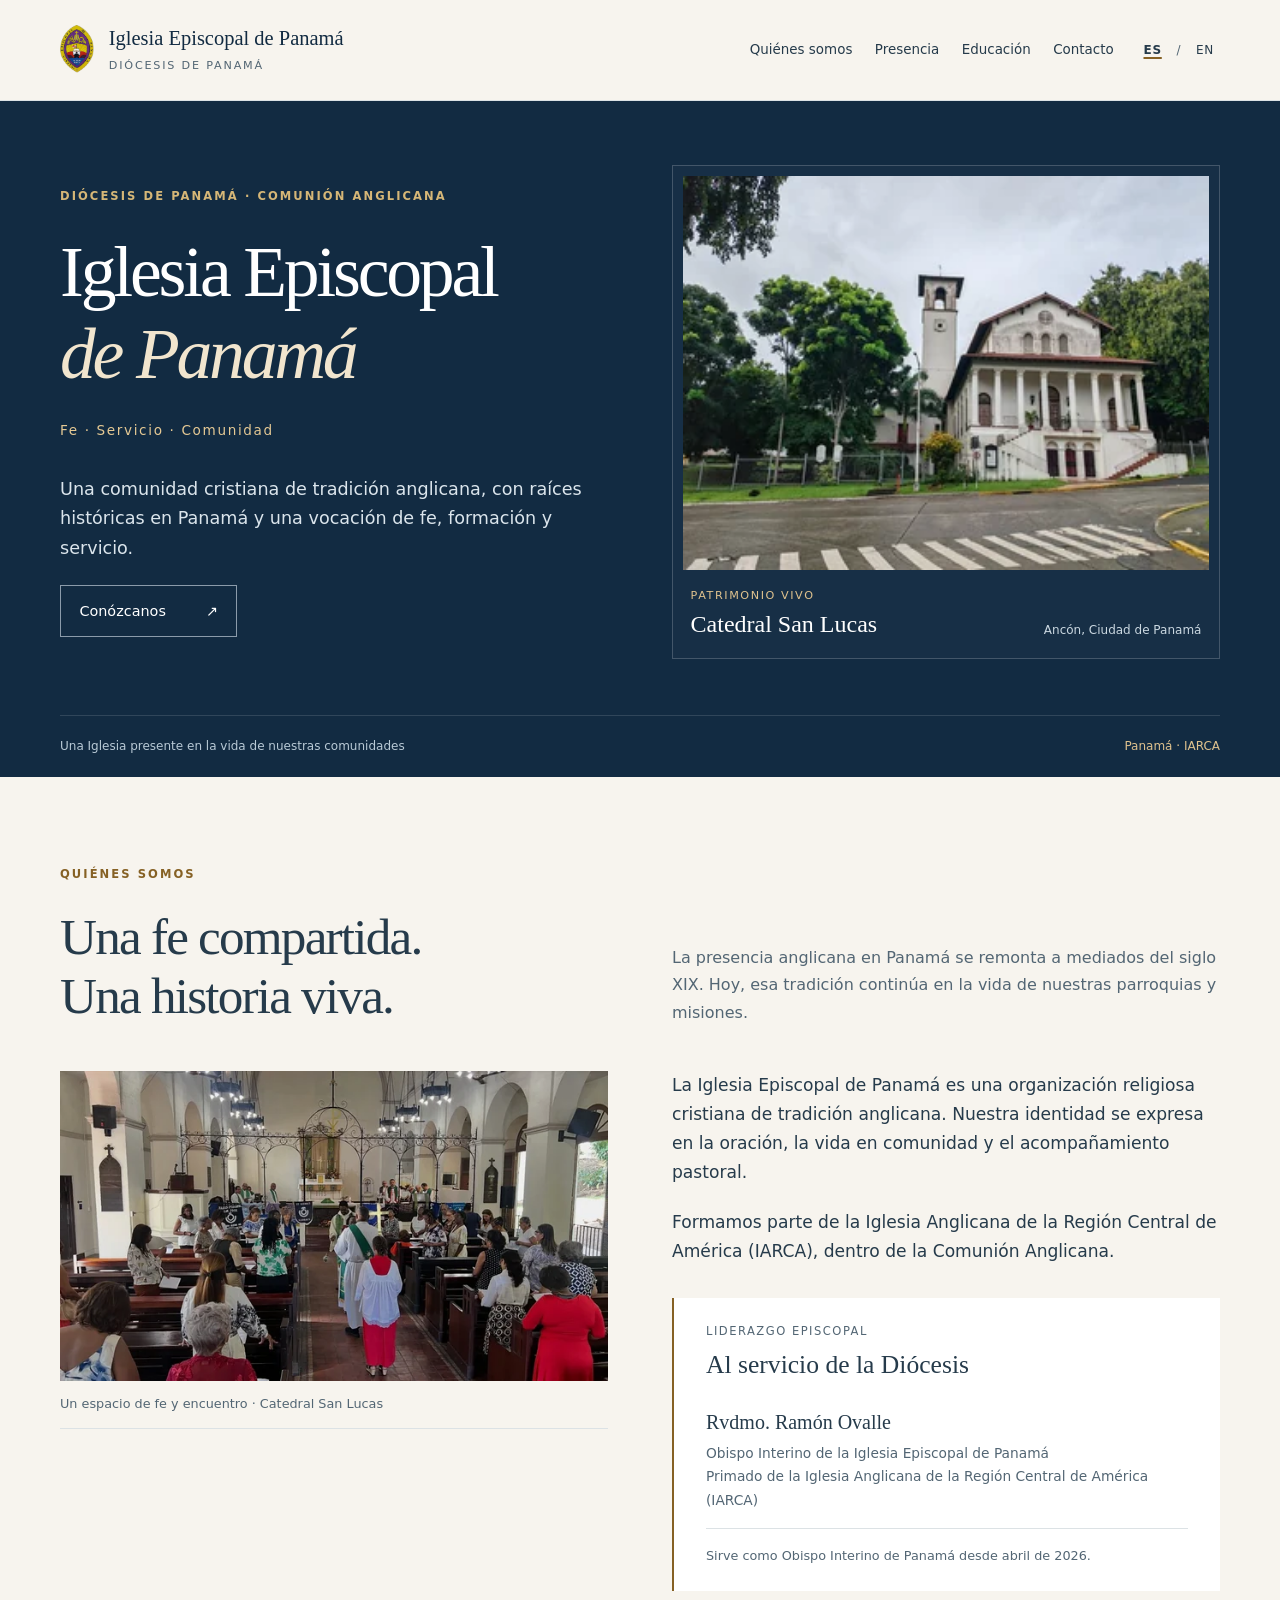
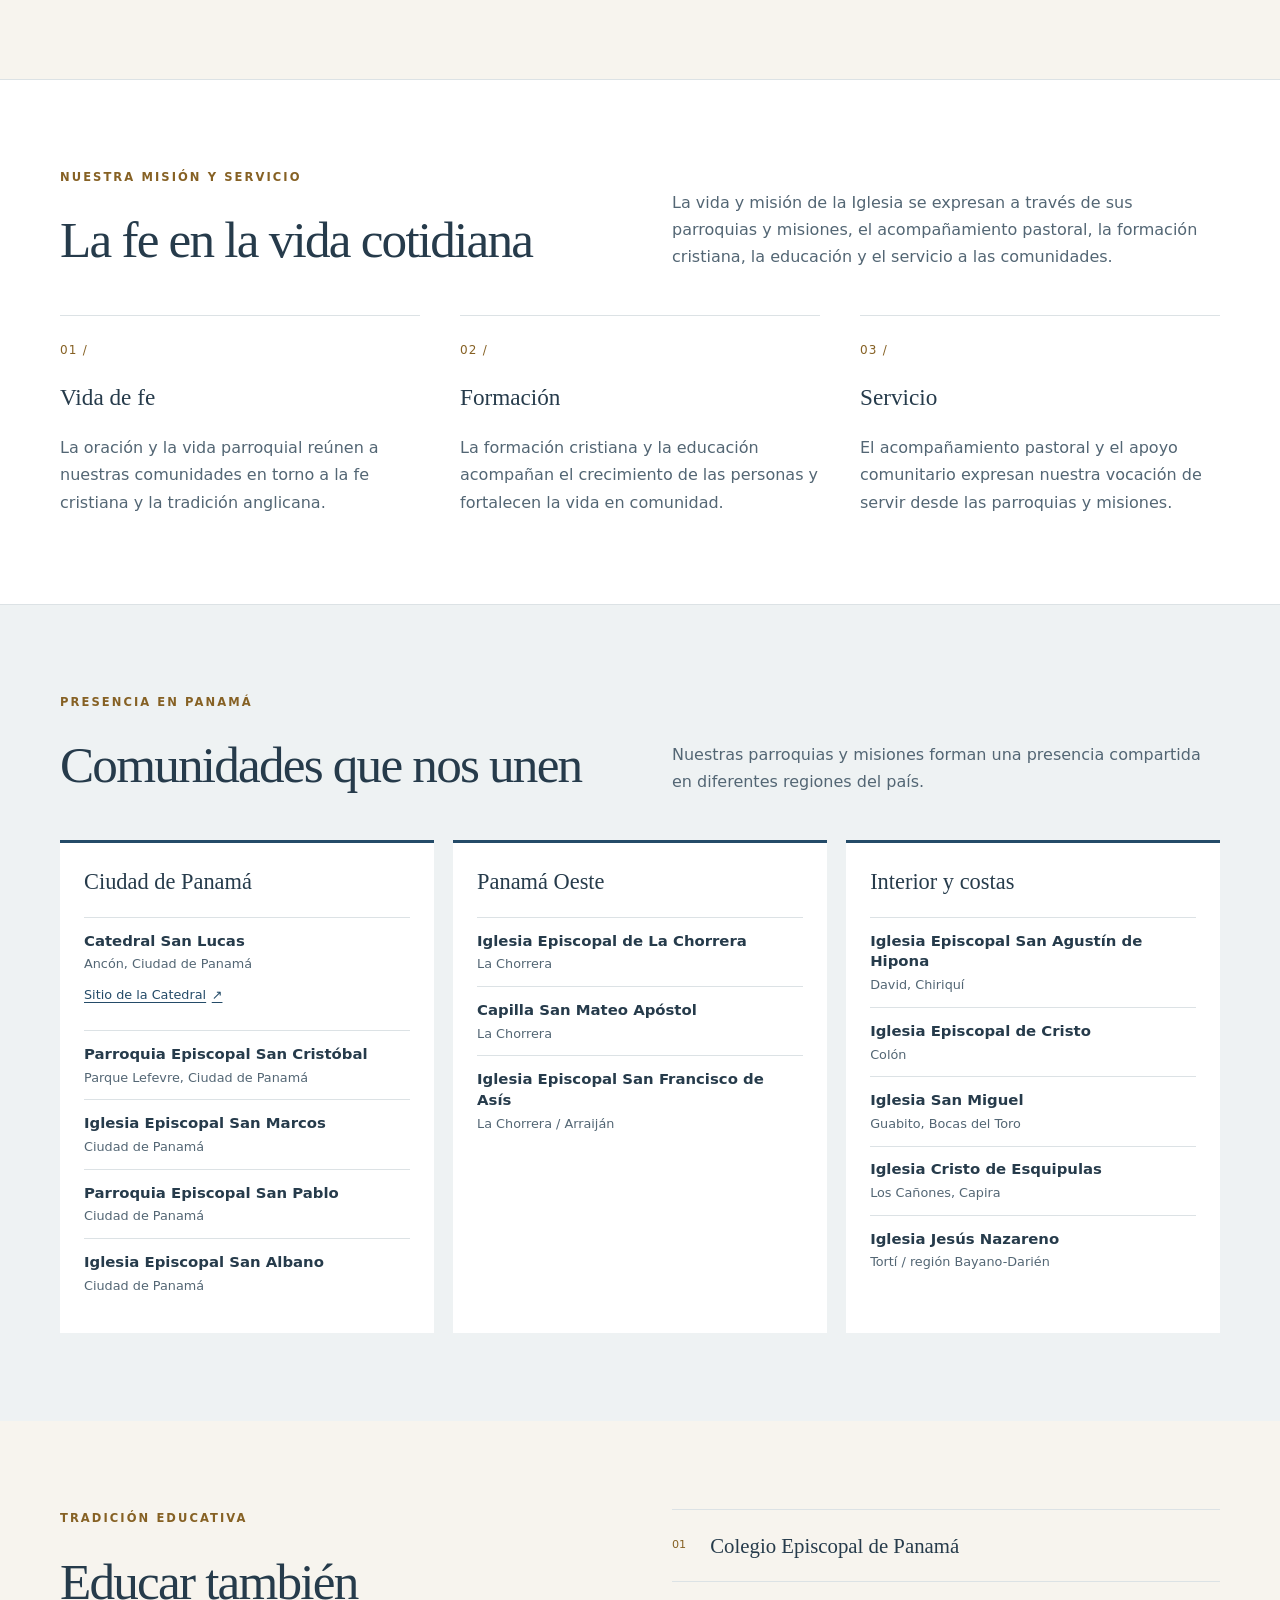
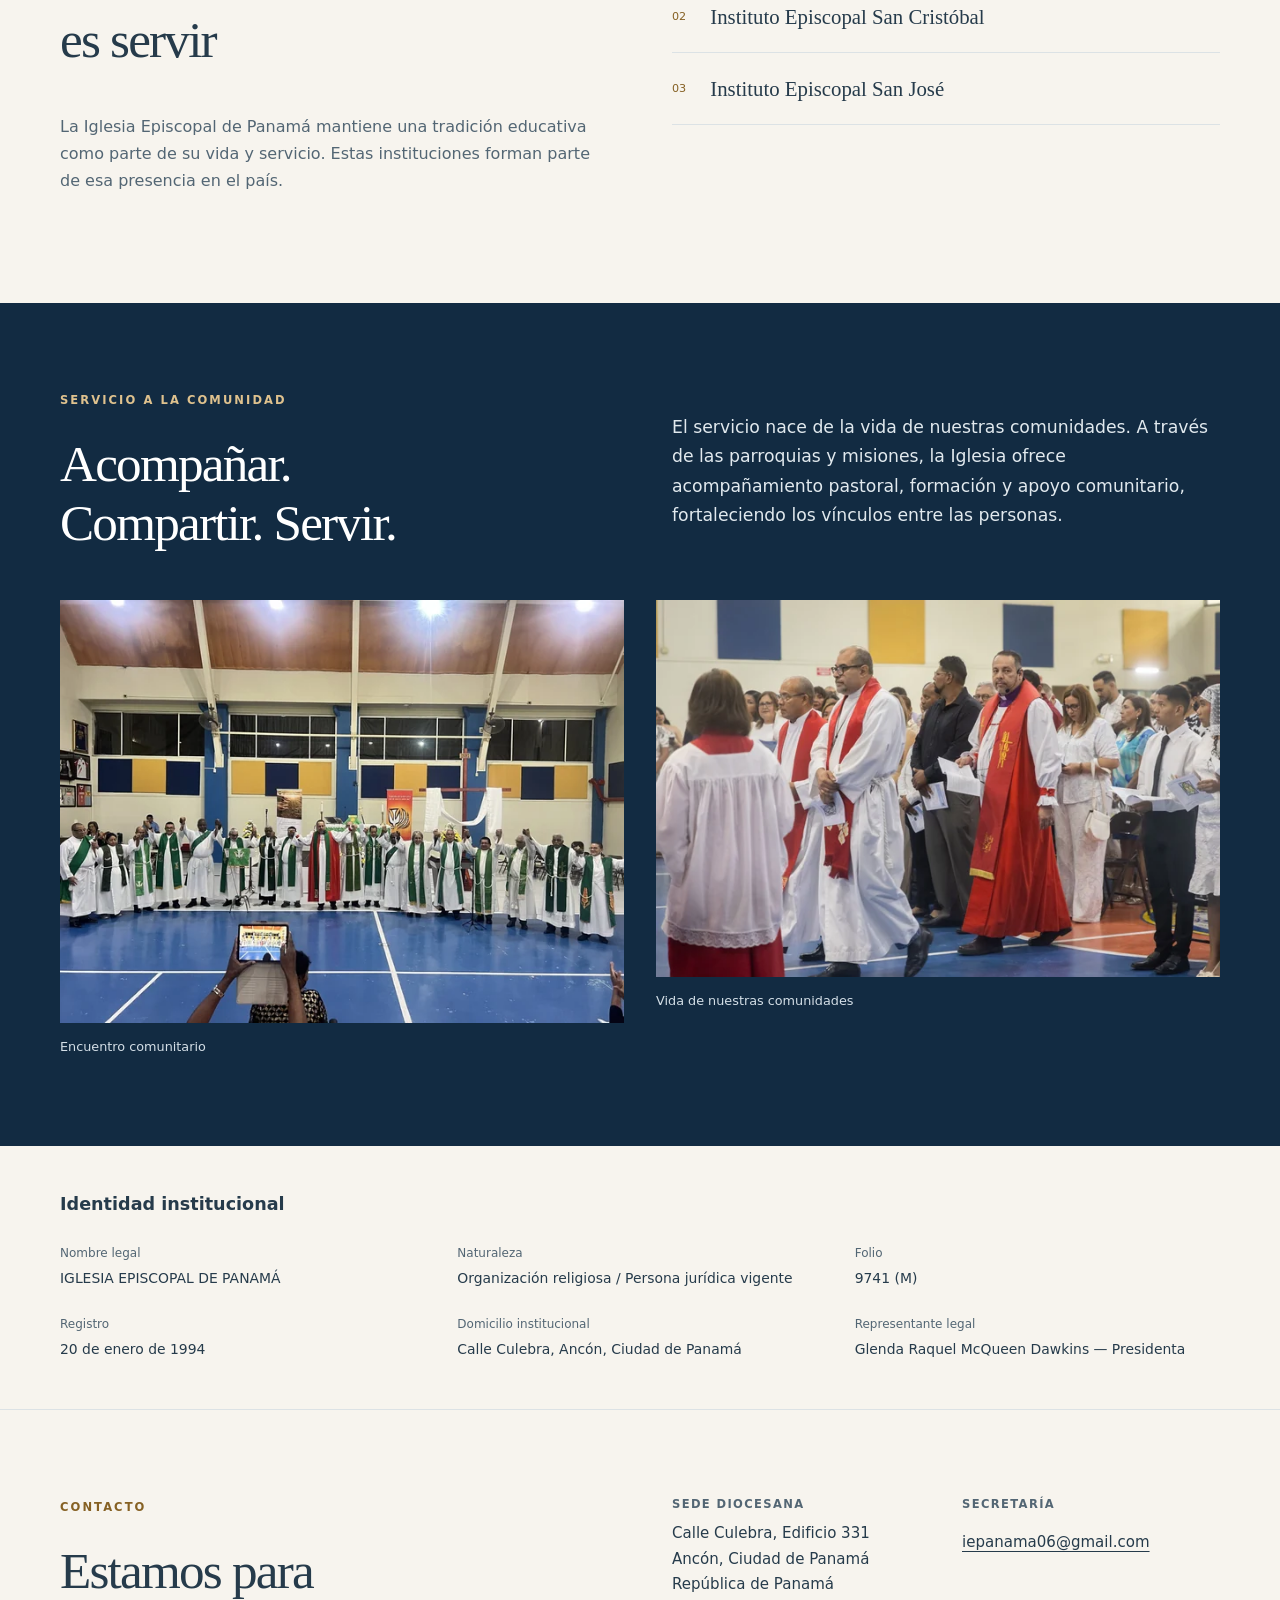
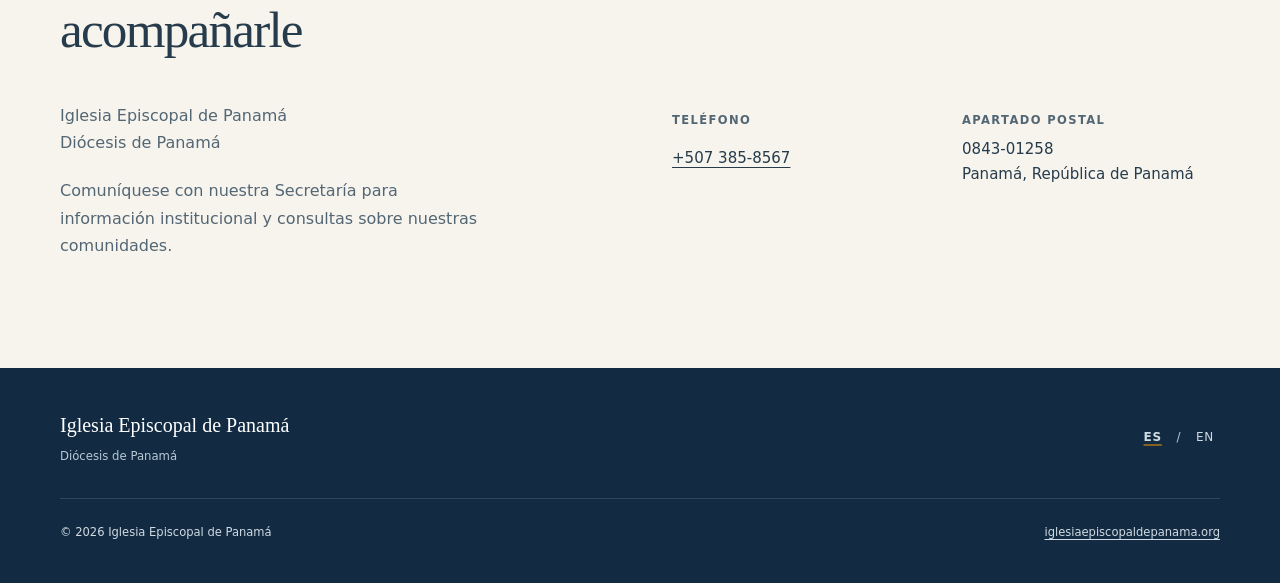
<file: index.html>
<!doctype html>
<html lang="es">
<head>
  <meta charset="utf-8">
  <meta name="viewport" content="width=device-width, initial-scale=1">
  <title>Iglesia Episcopal de Panamá | Diócesis de Panamá</title>
  <meta name="description" content="Conozca la Iglesia Episcopal de Panamá: nuestra identidad anglicana, parroquias y misiones, tradición educativa y servicio a la comunidad.">
  <meta name="theme-color" content="#122b42">
  <link rel="canonical" href="https://iglesiaepiscopaldepanama.org/">
  <link rel="alternate" hreflang="es" href="https://iglesiaepiscopaldepanama.org/">
  <link rel="alternate" hreflang="en" href="https://iglesiaepiscopaldepanama.org/en/">
  <link rel="alternate" hreflang="x-default" href="https://iglesiaepiscopaldepanama.org/">
  <meta property="og:type" content="website">
  <meta property="og:site_name" content="Iglesia Episcopal de Panamá">
  <meta property="og:title" content="Iglesia Episcopal de Panamá | Diócesis de Panamá">
  <meta property="og:description" content="Fe, servicio y comunidad. Conozca nuestra identidad anglicana y nuestra presencia en Panamá.">
  <meta property="og:url" content="https://iglesiaepiscopaldepanama.org/">
  <meta property="og:locale" content="es_PA">
  <meta property="og:locale:alternate" content="en_US">
  <meta property="og:image" content="https://iglesiaepiscopaldepanama.org/assets/img/web/catedral-san-lucas-fachada-1280.webp">
  <meta property="og:image:alt" content="Fachada de la Catedral San Lucas, Ancón, Panamá">
  <meta property="og:image:width" content="1280">
  <meta property="og:image:height" content="960">
  <meta property="og:image:type" content="image/jpeg">
  <link rel="stylesheet" href="assets/css/styles.css">
  <script src="assets/js/main.js" defer></script>
</head>
<body>
  <a class="skip-link" href="#contenido">Saltar al contenido</a>
  <header class="site-header">
    <div class="container header-inner">
      <a class="brand" href="./" aria-label="Iglesia Episcopal de Panamá, inicio">
        <img class="brand-logo" src="assets/img/web/logo-iglesia-episcopal.webp" decoding="async" width="423" height="590" alt="">
        <span class="brand-text"><span class="brand-name">Iglesia Episcopal de Panamá</span><span class="brand-subtitle">Diócesis de Panamá</span></span>
      </a>
      <div class="header-controls">
        <nav class="navigation" id="primary-navigation" aria-label="Navegación principal">
          <a href="#nosotros">Quiénes somos</a><a href="#presencia">Presencia</a><a href="#educacion">Educación</a><a href="#contacto">Contacto</a>
        </nav>
        <nav class="languages" aria-label="Idioma"><a href="./" lang="es" aria-current="page" aria-label="Español">ES</a><span aria-hidden="true">/</span><a href="en/" lang="en" aria-label="English">EN</a></nav>
        <button class="menu-toggle" type="button" aria-expanded="false" aria-controls="primary-navigation">Menú</button>
      </div>
    </div>
  </header>
  <main id="contenido" tabindex="-1">
    <section class="hero" aria-labelledby="hero-title">
      <div class="container hero-inner">
        <div>
          <span class="eyebrow">Diócesis de Panamá · Comunión Anglicana</span>
          <h1 id="hero-title">Iglesia Episcopal<br><em>de Panamá</em></h1>
          <p class="hero-motto">Fe · Servicio · Comunidad</p>
          <p class="hero-intro">Una comunidad cristiana de tradición anglicana, con raíces históricas en Panamá y una vocación de fe, formación y servicio.</p>
          <a class="button-link" href="#nosotros">Conózcanos <span aria-hidden="true">↗</span></a>
        </div>
        <figure class="hero-figure">
          <img src="assets/img/web/catedral-san-lucas-fachada-768.webp" srcset="assets/img/web/catedral-san-lucas-fachada-320.webp 320w, assets/img/web/catedral-san-lucas-fachada-480.webp 480w, assets/img/web/catedral-san-lucas-fachada-768.webp 768w, assets/img/web/catedral-san-lucas-fachada-1280.webp 1280w" sizes="(max-width: 760px) calc(100vw - 40px), (max-width: 1240px) 46vw, 548px" width="1280" height="960" alt="Fachada de la Catedral San Lucas, con torre y pórtico de columnas" fetchpriority="high" decoding="async">
          <figcaption><span>Patrimonio vivo</span><strong>Catedral San Lucas</strong><small>Ancón, Ciudad de Panamá</small></figcaption>
        </figure>
      </div>
      <div class="container hero-bottom"><span>Una Iglesia presente en la vida de nuestras comunidades</span><span>Panamá · IARCA</span></div>
    </section>

    <section class="section" id="nosotros" aria-labelledby="about-title">
      <div class="container">
        <div class="section-head"><div><span class="eyebrow">Quiénes somos</span><h2 id="about-title">Una fe compartida.<br>Una historia viva.</h2></div><p>La presencia anglicana en Panamá se remonta a mediados del siglo XIX. Hoy, esa tradición continúa en la vida de nuestras parroquias y misiones.</p></div>
        <div class="about-grid">
          <figure class="about-photo">
            <img src="assets/img/web/catedral-san-lucas-interior-1280.webp" srcset="assets/img/web/catedral-san-lucas-interior-640.webp 640w, assets/img/web/catedral-san-lucas-interior-1280.webp 1280w" sizes="(max-width: 760px) calc(100vw - 40px), (max-width: 1240px) 46vw, 548px" width="1280" height="724" alt="Procesión entre las bancas de la Catedral San Lucas hacia el altar" loading="lazy" decoding="async">
            <figcaption>Un espacio de fe y encuentro · Catedral San Lucas</figcaption>
          </figure>
          <div class="about-story"><div class="about-copy"><p>La Iglesia Episcopal de Panamá es una organización religiosa cristiana de tradición anglicana. Nuestra identidad se expresa en la oración, la vida en comunidad y el acompañamiento pastoral.</p><p>Formamos parte de la Iglesia Anglicana de la Región Central de América (IARCA), dentro de la Comunión Anglicana.</p></div>
          <aside class="affiliation" aria-labelledby="leadership-title"><p class="label">Liderazgo episcopal</p><h3 id="leadership-title">Al servicio de la Diócesis</h3><p class="leader">Rvdmo. Ramón Ovalle</p><p class="leader-title">Obispo Interino de la Iglesia Episcopal de Panamá<br>Primado de la Iglesia Anglicana de la Región Central de América (IARCA)</p><p class="leader-note">Sirve como Obispo Interino de Panamá desde abril de 2026.</p></aside></div>
        </div>
      </div>
    </section>

    <section class="section mission" id="mision" aria-labelledby="mission-title">
      <div class="container">
        <div class="section-head"><div><span class="eyebrow">Nuestra misión y servicio</span><h2 id="mission-title">La fe en la vida cotidiana</h2></div><p>La vida y misión de la Iglesia se expresan a través de sus parroquias y misiones, el acompañamiento pastoral, la formación cristiana, la educación y el servicio a las comunidades.</p></div>
        <div class="mission-grid">
          <article class="mission-card"><span class="card-number" aria-hidden="true">01 /</span><h3>Vida de fe</h3><p>La oración y la vida parroquial reúnen a nuestras comunidades en torno a la fe cristiana y la tradición anglicana.</p></article>
          <article class="mission-card"><span class="card-number" aria-hidden="true">02 /</span><h3>Formación</h3><p>La formación cristiana y la educación acompañan el crecimiento de las personas y fortalecen la vida en comunidad.</p></article>
          <article class="mission-card"><span class="card-number" aria-hidden="true">03 /</span><h3>Servicio</h3><p>El acompañamiento pastoral y el apoyo comunitario expresan nuestra vocación de servir desde las parroquias y misiones.</p></article>
        </div>
      </div>
    </section>

    <section class="section presence" id="presencia" aria-labelledby="presence-title">
      <div class="container">
        <div class="section-head"><div><span class="eyebrow">Presencia en Panamá</span><h2 id="presence-title">Comunidades que nos unen</h2></div><p>Nuestras parroquias y misiones forman una presencia compartida en diferentes regiones del país.</p></div>
        <div class="region-grid">
          <article class="region"><h3>Ciudad de Panamá</h3><ul class="parish-list">
            <li><span class="parish-name">Catedral San Lucas</span><span class="parish-place">Ancón, Ciudad de Panamá</span><a class="parish-link" href="https://cathedral-of-st-luke.org/" rel="noopener noreferrer" aria-label="Sitio de la Catedral (sitio externo)">Sitio de la Catedral <span aria-hidden="true">↗</span></a></li>
            <li><span class="parish-name">Parroquia Episcopal San Cristóbal</span><span class="parish-place">Parque Lefevre, Ciudad de Panamá</span></li>
            <li><span class="parish-name">Iglesia Episcopal San Marcos</span><span class="parish-place">Ciudad de Panamá</span></li>
            <li><span class="parish-name">Parroquia Episcopal San Pablo</span><span class="parish-place">Ciudad de Panamá</span></li>
            <li><span class="parish-name">Iglesia Episcopal San Albano</span><span class="parish-place">Ciudad de Panamá</span></li>
          </ul></article>
          <article class="region"><h3>Panamá Oeste</h3><ul class="parish-list">
            <li><span class="parish-name">Iglesia Episcopal de La Chorrera</span><span class="parish-place">La Chorrera</span></li>
            <li><span class="parish-name">Capilla San Mateo Apóstol</span><span class="parish-place">La Chorrera</span></li>
            <li><span class="parish-name">Iglesia Episcopal San Francisco de Asís</span><span class="parish-place">La Chorrera / Arraiján</span></li>
          </ul></article>
          <article class="region"><h3>Interior y costas</h3><ul class="parish-list">
            <li><span class="parish-name">Iglesia Episcopal San Agustín de Hipona</span><span class="parish-place">David, Chiriquí</span></li>
            <li><span class="parish-name">Iglesia Episcopal de Cristo</span><span class="parish-place">Colón</span></li>
            <li><span class="parish-name">Iglesia San Miguel</span><span class="parish-place">Guabito, Bocas del Toro</span></li>
            <li><span class="parish-name">Iglesia Cristo de Esquipulas</span><span class="parish-place">Los Cañones, Capira</span></li>
            <li><span class="parish-name">Iglesia Jesús Nazareno</span><span class="parish-place">Tortí / región Bayano-Darién</span></li>
          </ul></article>
        </div>
      </div>
    </section>

    <section class="section" id="educacion" aria-labelledby="education-title">
      <div class="container education-grid">
        <div class="education-copy"><span class="eyebrow">Tradición educativa</span><h2 id="education-title">Educar también<br>es servir</h2><p>La Iglesia Episcopal de Panamá mantiene una tradición educativa como parte de su vida y servicio. Estas instituciones forman parte de esa presencia en el país.</p></div>
        <ul class="school-list"><li><span aria-hidden="true">01</span>Colegio Episcopal de Panamá</li><li><span aria-hidden="true">02</span>Instituto Episcopal San Cristóbal</li><li><span aria-hidden="true">03</span>Instituto Episcopal San José</li></ul>
      </div>
    </section>

    <section class="section community" id="comunidad" aria-labelledby="community-title">
      <div class="container community-inner"><div><span class="eyebrow">Servicio a la comunidad</span><h2 id="community-title">Acompañar.<br>Compartir. Servir.</h2></div><p>El servicio nace de la vida de nuestras comunidades. A través de las parroquias y misiones, la Iglesia ofrece acompañamiento pastoral, formación y apoyo comunitario, fortaleciendo los vínculos entre las personas.</p></div>
    <div class="container community-gallery">
        <figure><img src="assets/img/web/clero-diocesano-grupo-05-1280.webp" srcset="assets/img/web/clero-diocesano-grupo-05-640.webp 640w, assets/img/web/clero-diocesano-grupo-05-1280.webp 1280w" sizes="(max-width: 760px) calc(100vw - 40px), (max-width: 1240px) 46vw, 564px" width="1280" height="960" alt="Grupo de clero con vestiduras litúrgicas reunido en un recinto deportivo" loading="lazy" decoding="async"><figcaption>Encuentro comunitario</figcaption></figure>
        <figure><img src="assets/img/web/vida-diocesana-celebracion-1280.webp" srcset="assets/img/web/vida-diocesana-celebracion-640.webp 640w, assets/img/web/vida-diocesana-celebracion-1280.webp 1280w" sizes="(max-width: 760px) calc(100vw - 40px), (max-width: 1240px) 46vw, 564px" width="1280" height="853" alt="Personas con vestiduras litúrgicas y asistentes durante una procesión" loading="lazy" decoding="async"><figcaption>Vida de nuestras comunidades</figcaption></figure>
      </div>
    </section>

    <section class="institution" id="identidad" aria-labelledby="institution-title">
      <div class="container"><h2 id="institution-title">Identidad institucional</h2><dl>
        <div><dt>Nombre legal</dt><dd>IGLESIA EPISCOPAL DE PANAMÁ</dd></div>
        <div><dt>Naturaleza</dt><dd>Organización religiosa / Persona jurídica vigente</dd></div>
        <div><dt>Folio</dt><dd>9741 (M)</dd></div>
        <div><dt>Registro</dt><dd><time datetime="1994-01-20">20 de enero de 1994</time></dd></div>
        <div><dt>Domicilio institucional</dt><dd>Calle Culebra, Ancón, Ciudad de Panamá</dd></div>
        <div><dt>Representante legal</dt><dd>Glenda Raquel McQueen Dawkins — Presidenta</dd></div>
      </dl></div>
    </section>

    <section class="section" id="contacto" aria-labelledby="contact-title">
      <div class="container contact-grid">
        <div class="contact-lead"><span class="eyebrow">Contacto</span><h2 id="contact-title">Estamos para<br>acompañarle</h2><p>Iglesia Episcopal de Panamá<br>Diócesis de Panamá</p><p>Comuníquese con nuestra Secretaría para información institucional y consultas sobre nuestras comunidades.</p></div>
        <div class="contact-details">
          <div><h3>Sede diocesana</h3><address>Calle Culebra, Edificio 331<br>Ancón, Ciudad de Panamá<br>República de Panamá</address></div>
          <div><h3>Secretaría</h3><p><a href="mailto:iepanama06@gmail.com">iepanama06@gmail.com</a></p></div>
          <div><h3>Teléfono</h3><p><a href="tel:+5073858567">+507 385-8567</a></p></div>
          <div><h3>Apartado postal</h3><p>0843-01258<br>Panamá, República de Panamá</p></div>
        </div>
      </div>
    </section>
  </main>
  <footer class="site-footer"><div class="container">
    <div class="footer-top"><div class="footer-brand">Iglesia Episcopal de Panamá<span>Diócesis de Panamá</span></div><nav class="languages" aria-label="Idioma en el pie de página"><a href="./" lang="es" aria-current="page" aria-label="Español">ES</a><span aria-hidden="true">/</span><a href="en/" lang="en" aria-label="English">EN</a></nav></div>
    <div class="footer-bottom"><span>© 2026 Iglesia Episcopal de Panamá</span><a href="https://iglesiaepiscopaldepanama.org/">iglesiaepiscopaldepanama.org</a></div>
  </div></footer>
</body>
</html>
</file>
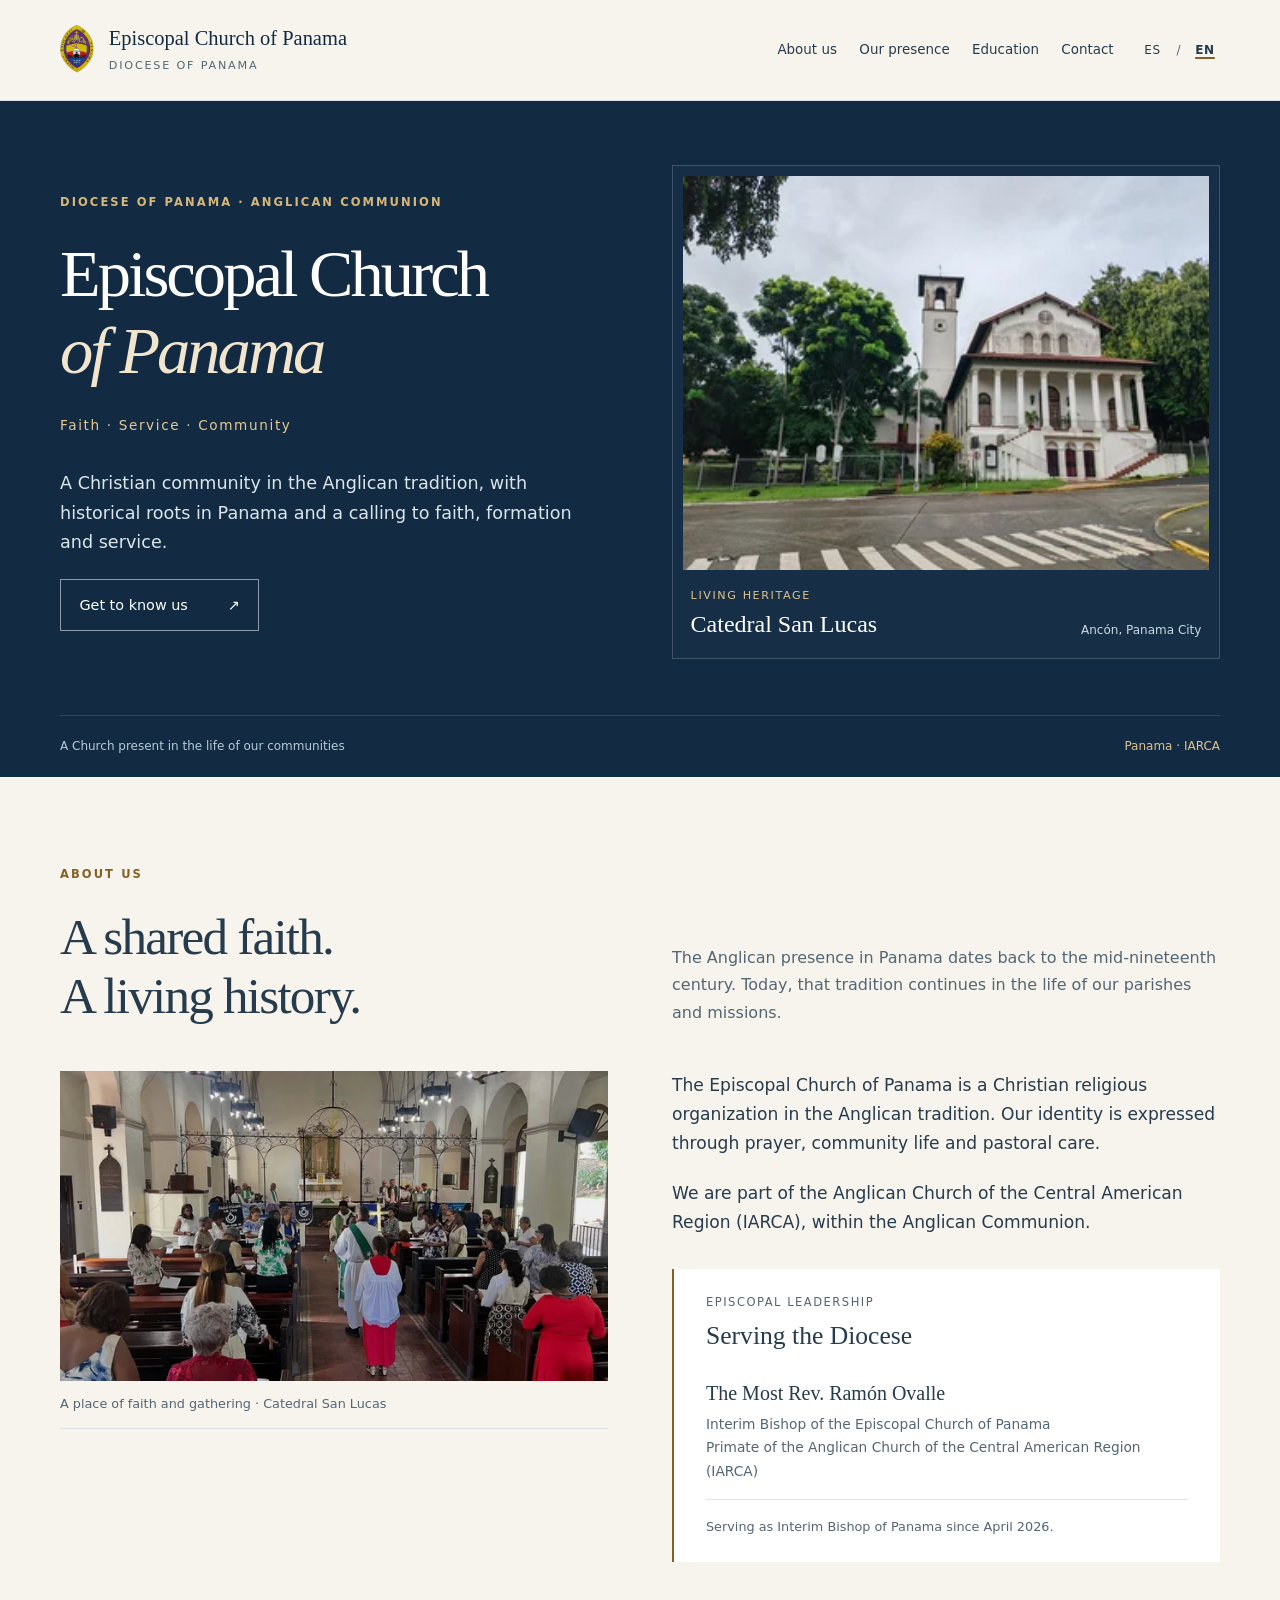
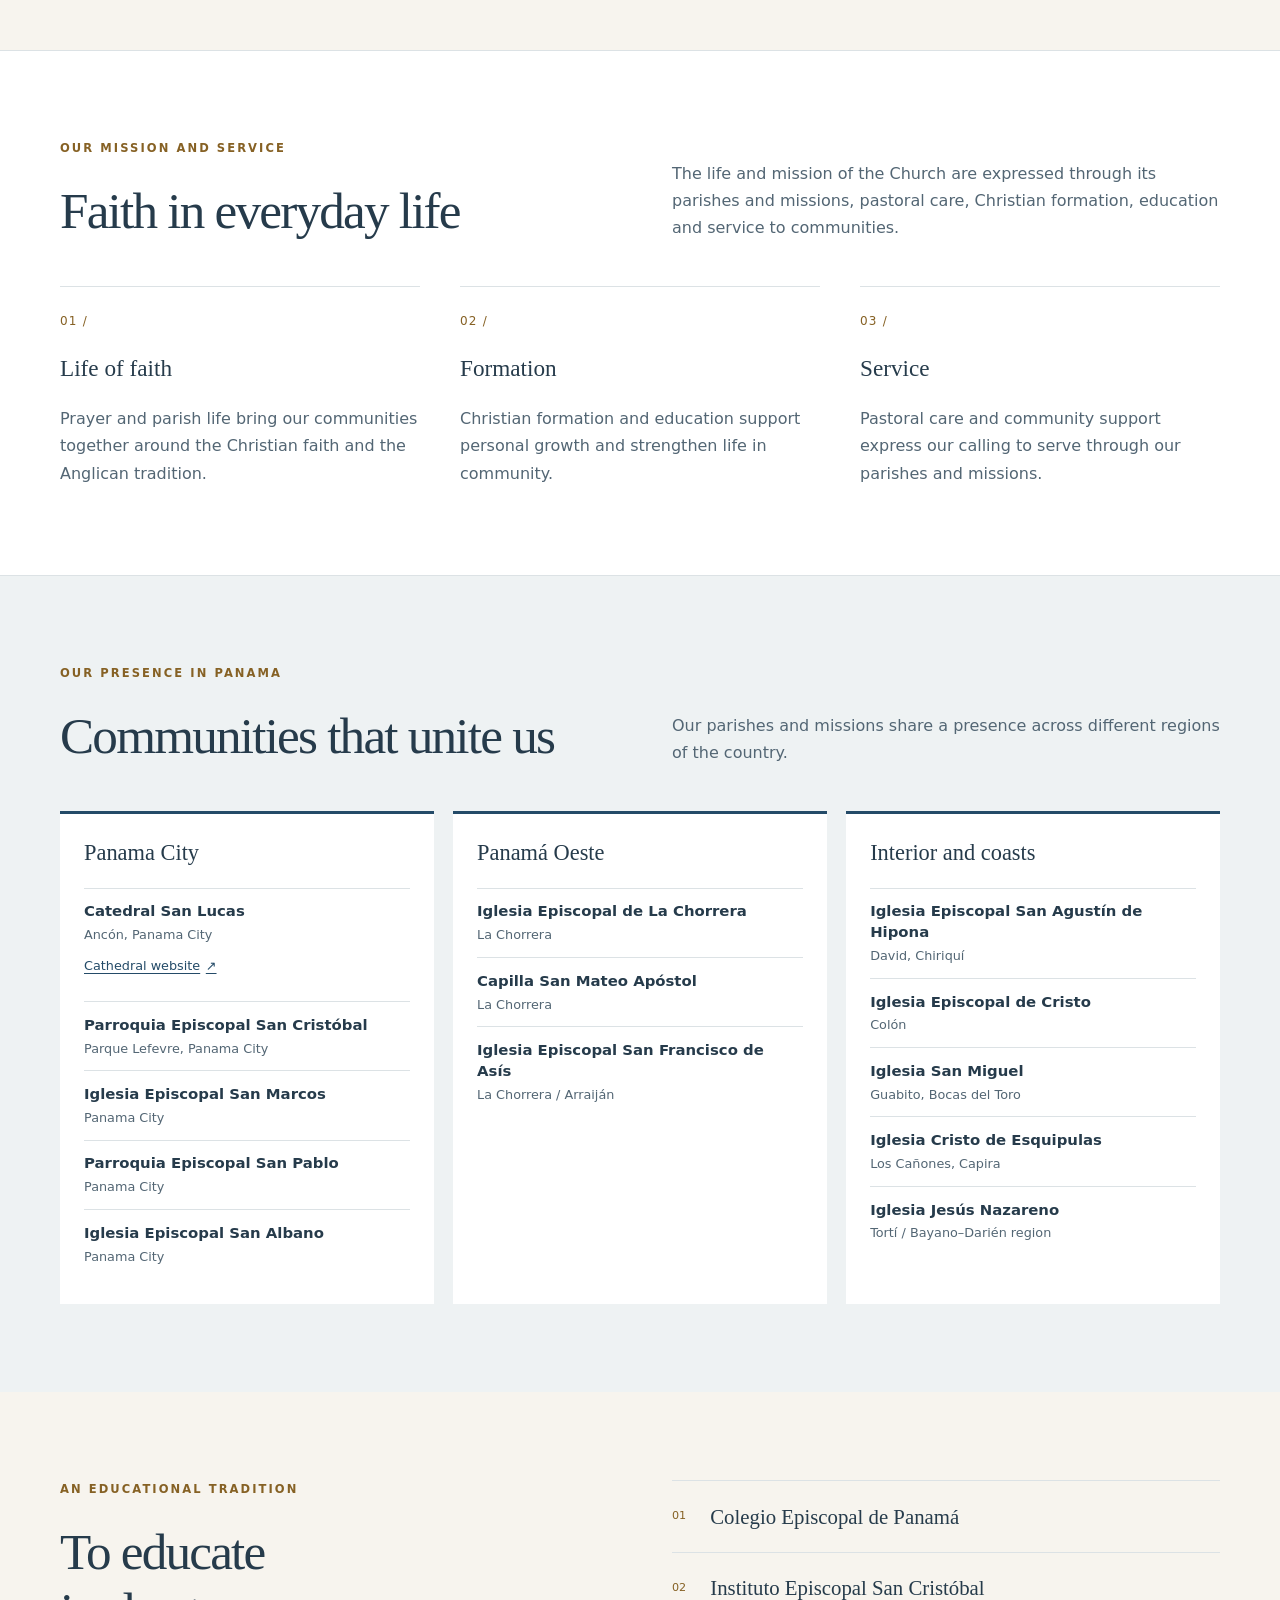
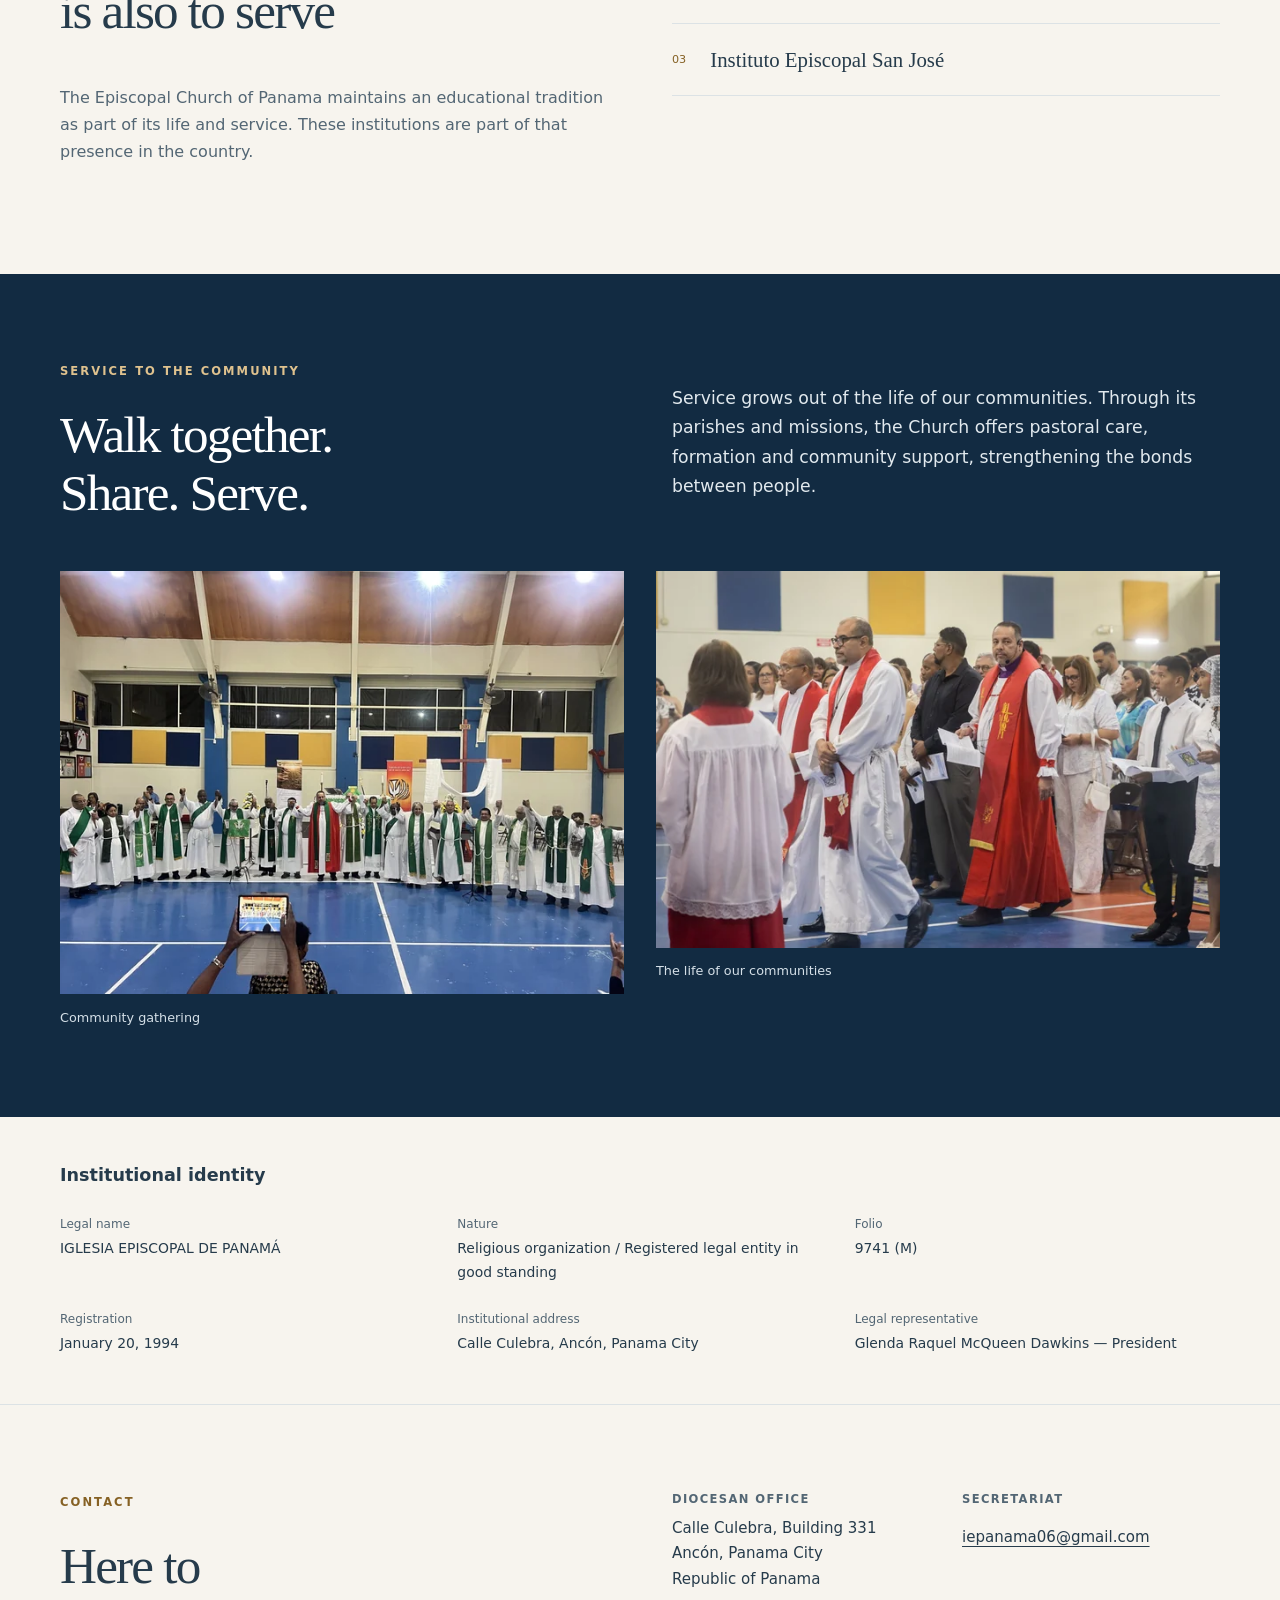
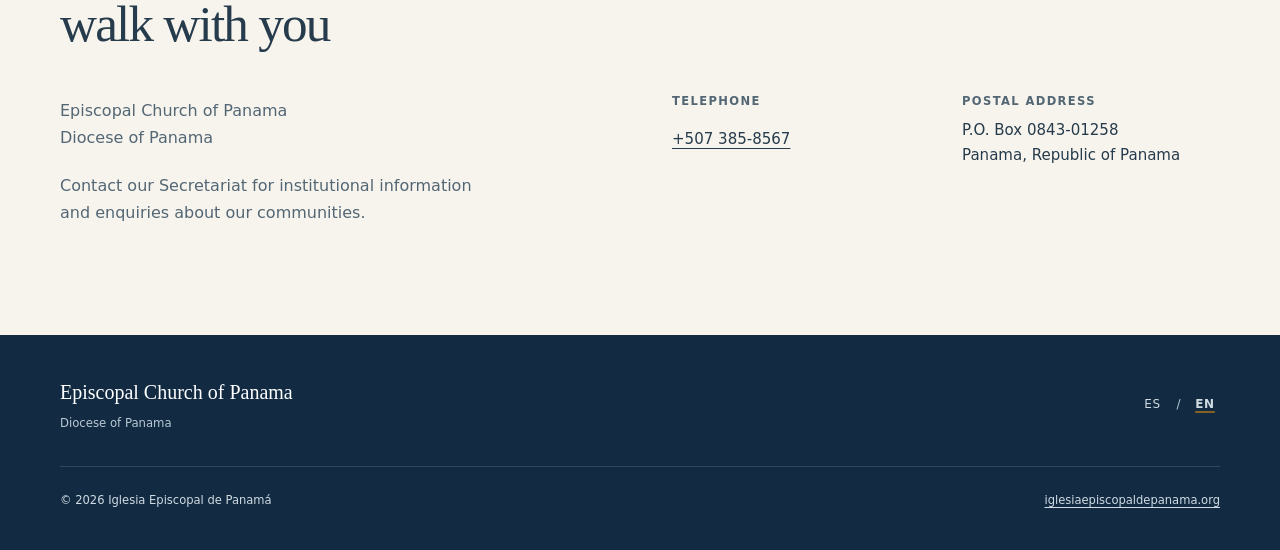
<file: en/index.html>
<!doctype html>
<html lang="en">
<head>
  <meta charset="utf-8">
  <meta name="viewport" content="width=device-width, initial-scale=1">
  <title>Episcopal Church of Panama | Diocese of Panama</title>
  <meta name="description" content="Discover the Episcopal Church of Panama: our Anglican identity, parishes and missions, educational tradition and service to the community.">
  <meta name="theme-color" content="#122b42">
  <link rel="canonical" href="https://iglesiaepiscopaldepanama.org/en/">
  <link rel="alternate" hreflang="es" href="https://iglesiaepiscopaldepanama.org/">
  <link rel="alternate" hreflang="en" href="https://iglesiaepiscopaldepanama.org/en/">
  <link rel="alternate" hreflang="x-default" href="https://iglesiaepiscopaldepanama.org/">
  <meta property="og:type" content="website">
  <meta property="og:site_name" content="Iglesia Episcopal de Panamá">
  <meta property="og:title" content="Episcopal Church of Panama | Diocese of Panama">
  <meta property="og:description" content="Faith, service and community. Discover our Anglican identity and our presence in Panama.">
  <meta property="og:url" content="https://iglesiaepiscopaldepanama.org/en/">
  <meta property="og:locale" content="en_US">
  <meta property="og:locale:alternate" content="es_PA">
  <meta property="og:image" content="https://iglesiaepiscopaldepanama.org/assets/img/web/catedral-san-lucas-fachada-1280.webp">
  <meta property="og:image:alt" content="Facade of Catedral San Lucas, Ancón, Panama">
  <meta property="og:image:width" content="1280">
  <meta property="og:image:height" content="960">
  <meta property="og:image:type" content="image/jpeg">
  <link rel="stylesheet" href="../assets/css/styles.css">
  <script src="../assets/js/main.js" defer></script>
</head>
<body>
  <a class="skip-link" href="#content">Skip to content</a>
  <header class="site-header">
    <div class="container header-inner">
      <a class="brand" href="./" aria-label="Episcopal Church of Panama, home"><img class="brand-logo" src="../assets/img/web/logo-iglesia-episcopal.webp" decoding="async" width="423" height="590" alt=""><span class="brand-text"><span class="brand-name">Episcopal Church of Panama</span><span class="brand-subtitle">Diocese of Panama</span></span></a>
      <div class="header-controls">
        <nav class="navigation" id="primary-navigation" aria-label="Main navigation"><a href="#about">About us</a><a href="#presence">Our presence</a><a href="#education">Education</a><a href="#contact">Contact</a></nav>
        <nav class="languages" aria-label="Language"><a href="../" lang="es" aria-label="Español">ES</a><span aria-hidden="true">/</span><a href="./" lang="en" aria-current="page" aria-label="English">EN</a></nav>
        <button class="menu-toggle" type="button" aria-expanded="false" aria-controls="primary-navigation">Menu</button>
      </div>
    </div>
  </header>
  <main id="content" tabindex="-1">
    <section class="hero" aria-labelledby="hero-title">
      <div class="container hero-inner">
        <div><span class="eyebrow">Diocese of Panama · Anglican Communion</span><h1 id="hero-title">Episcopal Church<br><em>of Panama</em></h1><p class="hero-motto">Faith · Service · Community</p><p class="hero-intro">A Christian community in the Anglican tradition, with historical roots in Panama and a calling to faith, formation and service.</p><a class="button-link" href="#about">Get to know us <span aria-hidden="true">↗</span></a></div>
        <figure class="hero-figure">
          <img src="../assets/img/web/catedral-san-lucas-fachada-768.webp" srcset="../assets/img/web/catedral-san-lucas-fachada-320.webp 320w, ../assets/img/web/catedral-san-lucas-fachada-480.webp 480w, ../assets/img/web/catedral-san-lucas-fachada-768.webp 768w, ../assets/img/web/catedral-san-lucas-fachada-1280.webp 1280w" sizes="(max-width: 760px) calc(100vw - 40px), (max-width: 1240px) 46vw, 548px" width="1280" height="960" alt="Facade of Catedral San Lucas, with a tower and columned portico" fetchpriority="high" decoding="async">
          <figcaption><span>Living heritage</span><strong>Catedral San Lucas</strong><small>Ancón, Panama City</small></figcaption>
        </figure>
      </div>
      <div class="container hero-bottom"><span>A Church present in the life of our communities</span><span>Panama · IARCA</span></div>
    </section>

    <section class="section" id="about" aria-labelledby="about-title">
      <div class="container">
        <div class="section-head"><div><span class="eyebrow">About us</span><h2 id="about-title">A shared faith.<br>A living history.</h2></div><p>The Anglican presence in Panama dates back to the mid-nineteenth century. Today, that tradition continues in the life of our parishes and missions.</p></div>
        <div class="about-grid"><figure class="about-photo">
            <img src="../assets/img/web/catedral-san-lucas-interior-1280.webp" srcset="../assets/img/web/catedral-san-lucas-interior-640.webp 640w, ../assets/img/web/catedral-san-lucas-interior-1280.webp 1280w" sizes="(max-width: 760px) calc(100vw - 40px), (max-width: 1240px) 46vw, 548px" width="1280" height="724" alt="Procession between the pews of Catedral San Lucas towards the altar" loading="lazy" decoding="async">
            <figcaption>A place of faith and gathering · Catedral San Lucas</figcaption>
          </figure><div class="about-story"><div class="about-copy"><p>The Episcopal Church of Panama is a Christian religious organization in the Anglican tradition. Our identity is expressed through prayer, community life and pastoral care.</p><p>We are part of the Anglican Church of the Central American Region (IARCA), within the Anglican Communion.</p></div><aside class="affiliation" aria-labelledby="leadership-title"><p class="label">Episcopal leadership</p><h3 id="leadership-title">Serving the Diocese</h3><p class="leader">The Most Rev. Ramón Ovalle</p><p class="leader-title">Interim Bishop of the Episcopal Church of Panama<br>Primate of the Anglican Church of the Central American Region (IARCA)</p><p class="leader-note">Serving as Interim Bishop of Panama since April 2026.</p></aside></div></div>
      </div>
    </section>

    <section class="section mission" id="mission" aria-labelledby="mission-title">
      <div class="container">
        <div class="section-head"><div><span class="eyebrow">Our mission and service</span><h2 id="mission-title">Faith in everyday life</h2></div><p>The life and mission of the Church are expressed through its parishes and missions, pastoral care, Christian formation, education and service to communities.</p></div>
        <div class="mission-grid">
          <article class="mission-card"><span class="card-number" aria-hidden="true">01 /</span><h3>Life of faith</h3><p>Prayer and parish life bring our communities together around the Christian faith and the Anglican tradition.</p></article>
          <article class="mission-card"><span class="card-number" aria-hidden="true">02 /</span><h3>Formation</h3><p>Christian formation and education support personal growth and strengthen life in community.</p></article>
          <article class="mission-card"><span class="card-number" aria-hidden="true">03 /</span><h3>Service</h3><p>Pastoral care and community support express our calling to serve through our parishes and missions.</p></article>
        </div>
      </div>
    </section>

    <section class="section presence" id="presence" aria-labelledby="presence-title">
      <div class="container">
        <div class="section-head"><div><span class="eyebrow">Our presence in Panama</span><h2 id="presence-title">Communities that unite us</h2></div><p>Our parishes and missions share a presence across different regions of the country.</p></div>
        <div class="region-grid">
          <article class="region"><h3>Panama City</h3><ul class="parish-list">
            <li><span class="parish-name" lang="es">Catedral San Lucas</span><span class="parish-place">Ancón, Panama City</span><a class="parish-link" href="https://cathedral-of-st-luke.org/" rel="noopener noreferrer" aria-label="Cathedral website (external site)">Cathedral website <span aria-hidden="true">↗</span></a></li>
            <li><span class="parish-name" lang="es">Parroquia Episcopal San Cristóbal</span><span class="parish-place">Parque Lefevre, Panama City</span></li>
            <li><span class="parish-name" lang="es">Iglesia Episcopal San Marcos</span><span class="parish-place">Panama City</span></li>
            <li><span class="parish-name" lang="es">Parroquia Episcopal San Pablo</span><span class="parish-place">Panama City</span></li>
            <li><span class="parish-name" lang="es">Iglesia Episcopal San Albano</span><span class="parish-place">Panama City</span></li>
          </ul></article>
          <article class="region"><h3>Panamá Oeste</h3><ul class="parish-list">
            <li><span class="parish-name" lang="es">Iglesia Episcopal de La Chorrera</span><span class="parish-place">La Chorrera</span></li>
            <li><span class="parish-name" lang="es">Capilla San Mateo Apóstol</span><span class="parish-place">La Chorrera</span></li>
            <li><span class="parish-name" lang="es">Iglesia Episcopal San Francisco de Asís</span><span class="parish-place">La Chorrera / Arraiján</span></li>
          </ul></article>
          <article class="region"><h3>Interior and coasts</h3><ul class="parish-list">
            <li><span class="parish-name" lang="es">Iglesia Episcopal San Agustín de Hipona</span><span class="parish-place">David, Chiriquí</span></li>
            <li><span class="parish-name" lang="es">Iglesia Episcopal de Cristo</span><span class="parish-place">Colón</span></li>
            <li><span class="parish-name" lang="es">Iglesia San Miguel</span><span class="parish-place">Guabito, Bocas del Toro</span></li>
            <li><span class="parish-name" lang="es">Iglesia Cristo de Esquipulas</span><span class="parish-place">Los Cañones, Capira</span></li>
            <li><span class="parish-name" lang="es">Iglesia Jesús Nazareno</span><span class="parish-place">Tortí / Bayano–Darién region</span></li>
          </ul></article>
        </div>
      </div>
    </section>

    <section class="section" id="education" aria-labelledby="education-title">
      <div class="container education-grid"><div class="education-copy"><span class="eyebrow">An educational tradition</span><h2 id="education-title">To educate<br>is also to serve</h2><p>The Episcopal Church of Panama maintains an educational tradition as part of its life and service. These institutions are part of that presence in the country.</p></div><ul class="school-list"><li><span aria-hidden="true">01</span><span lang="es" class="school-name">Colegio Episcopal de Panamá</span></li><li><span aria-hidden="true">02</span><span lang="es" class="school-name">Instituto Episcopal San Cristóbal</span></li><li><span aria-hidden="true">03</span><span lang="es" class="school-name">Instituto Episcopal San José</span></li></ul></div>
    </section>

    <section class="section community" id="community" aria-labelledby="community-title"><div class="container community-inner"><div><span class="eyebrow">Service to the community</span><h2 id="community-title">Walk together.<br>Share. Serve.</h2></div><p>Service grows out of the life of our communities. Through its parishes and missions, the Church offers pastoral care, formation and community support, strengthening the bonds between people.</p></div><div class="container community-gallery">
        <figure><img src="../assets/img/web/clero-diocesano-grupo-05-1280.webp" srcset="../assets/img/web/clero-diocesano-grupo-05-640.webp 640w, ../assets/img/web/clero-diocesano-grupo-05-1280.webp 1280w" sizes="(max-width: 760px) calc(100vw - 40px), (max-width: 1240px) 46vw, 564px" width="1280" height="960" alt="A group of clergy in liturgical vestments gathered in a sports hall" loading="lazy" decoding="async"><figcaption>Community gathering</figcaption></figure>
        <figure><img src="../assets/img/web/vida-diocesana-celebracion-1280.webp" srcset="../assets/img/web/vida-diocesana-celebracion-640.webp 640w, ../assets/img/web/vida-diocesana-celebracion-1280.webp 1280w" sizes="(max-width: 760px) calc(100vw - 40px), (max-width: 1240px) 46vw, 564px" width="1280" height="853" alt="People in liturgical vestments and attendees during a procession" loading="lazy" decoding="async"><figcaption>The life of our communities</figcaption></figure>
      </div>
    </section>

    <section class="institution" id="institution" aria-labelledby="institution-title"><div class="container"><h2 id="institution-title">Institutional identity</h2><dl>
      <div><dt>Legal name</dt><dd lang="es">IGLESIA EPISCOPAL DE PANAMÁ</dd></div>
      <div><dt>Nature</dt><dd>Religious organization / Registered legal entity in good standing</dd></div>
      <div><dt>Folio</dt><dd>9741 (M)</dd></div>
      <div><dt>Registration</dt><dd><time datetime="1994-01-20">January 20, 1994</time></dd></div>
      <div><dt>Institutional address</dt><dd>Calle Culebra, Ancón, Panama City</dd></div>
      <div><dt>Legal representative</dt><dd>Glenda Raquel McQueen Dawkins — President</dd></div>
    </dl></div></section>

    <section class="section" id="contact" aria-labelledby="contact-title"><div class="container contact-grid">
      <div class="contact-lead"><span class="eyebrow">Contact</span><h2 id="contact-title">Here to<br>walk with you</h2><p>Episcopal Church of Panama<br>Diocese of Panama</p><p>Contact our Secretariat for institutional information and enquiries about our communities.</p></div>
      <div class="contact-details"><div><h3>Diocesan office</h3><address>Calle Culebra, Building 331<br>Ancón, Panama City<br>Republic of Panama</address></div><div><h3>Secretariat</h3><p><a href="mailto:iepanama06@gmail.com">iepanama06@gmail.com</a></p></div><div><h3>Telephone</h3><p><a href="tel:+5073858567">+507 385-8567</a></p></div><div><h3>Postal address</h3><p>P.O. Box 0843-01258<br>Panama, Republic of Panama</p></div></div>
    </div></section>
  </main>
  <footer class="site-footer"><div class="container"><div class="footer-top"><div class="footer-brand">Episcopal Church of Panama<span>Diocese of Panama</span></div><nav class="languages" aria-label="Footer language"><a href="../" lang="es" aria-label="Español">ES</a><span aria-hidden="true">/</span><a href="./" lang="en" aria-current="page" aria-label="English">EN</a></nav></div><div class="footer-bottom"><span>© 2026 Iglesia Episcopal de Panamá</span><a href="https://iglesiaepiscopaldepanama.org/en/">iglesiaepiscopaldepanama.org</a></div></div></footer>
</body>
</html>
</file>
<file: assets/css/styles.css>
:root{
  --navy:#122b42;
  --blue:#244b68;
  --gold:#866124;
  --paper:#f7f4ee;
  --white:#fff;
  --ink:#263b4b;
  --muted:#536674;
  --line:#dce2e5;
  --serif:Georgia,'Times New Roman',serif;
  --sans:system-ui,-apple-system,BlinkMacSystemFont,'Segoe UI',sans-serif
}
*{
  box-sizing:border-box
}
html{
  scroll-behavior:smooth;
  scroll-padding-top:7rem
}
body{
  margin:0;
  background:var(--paper);
  color:var(--ink);
  font:1rem/1.7 var(--sans)
}
a{
  color:inherit;
  text-underline-offset:.25em
}
button{
  font:inherit
}
a,button{
  -webkit-tap-highlight-color:transparent
}
a:focus-visible,button:focus-visible,summary:focus-visible{
  outline:3px solid var(--gold);
  outline-offset:5px
}
h1,h2,h3,p{
  margin-top:0
}
h1,h2,h3{
  font-family:var(--serif);
  font-weight:400;
  line-height:1.15
}
h1{
  font-size:clamp(3rem,7vw,5.9rem);
  letter-spacing:-.045em
}
h2{
  font-size:clamp(2.1rem,4vw,3.2rem);
  letter-spacing:-.035em
}
h3{
  font-size:1.45rem
}
p{
  margin-bottom:1.3rem
}
img{
  max-width:100%;
  height:auto
}
.container{
  width:min(1160px,calc(100% - 3rem));
  margin-inline:auto
}
.skip-link{
  position:fixed;
  transform:translateY(-200%);
  top:1rem;
  left:1rem;
  z-index:100;
  background:var(--white);
  padding:.75rem 1rem
}
.skip-link:focus{
  transform:translateY(0)
}
.site-header{
  position:sticky;
  top:0;
  z-index:20;
  background:rgba(247,244,238,.98);
  border-bottom:1px solid var(--line)
}
.header-inner{
  min-height:100px;
  display:flex;
  align-items:center;
  justify-content:space-between;
  gap:2rem
}
.brand{
  text-decoration:none;
  display:block
}
.brand-name{
  display:block;
  font-family:var(--serif);
  font-size:1.28rem;
  line-height:1.3;
  color:var(--navy)
}
.brand-subtitle{
  display:block;
  margin-top:.25rem;
  font-size:.7rem;
  letter-spacing:.16em;
  text-transform:uppercase;
  color:var(--muted)
}
.header-controls{
  display:flex;
  align-items:center;
  gap:1.5rem
}
.navigation{
  display:flex;
  align-items:center;
  gap:1.4rem
}
.navigation a{
  text-decoration:none;
  font-size:.84rem
}
.navigation a:hover{
  text-decoration:underline
}
.languages{
  display:flex;
  gap:.55rem;
  align-items:center;
  font-size:.75rem;
  letter-spacing:.06em;
  white-space:nowrap
}
.languages a{
  text-decoration:none
}
.languages [aria-current]{
  font-weight:700;
  text-decoration:underline;
  text-decoration-color:var(--gold);
  text-decoration-thickness:2px
}
.languages span{
  color:var(--muted)
}
.menu-toggle{
  display:none;
  border:1px solid var(--line);
  background:transparent;
  padding:.4rem .7rem;
  color:var(--navy)
}
.hero{
  background:var(--navy);
  color:var(--white);
  overflow:hidden;
  position:relative
}
.hero-inner{
  padding-block:5rem 4.5rem;
  display:grid;
  grid-template-columns:1fr 1fr;
  align-items:center;
  gap:4rem
}
.eyebrow{
  font-size:.72rem;
  font-weight:600;
  text-transform:uppercase;
  letter-spacing:.18em;
  margin-bottom:1.5rem;
  display:block;
  color:var(--gold)
}
.hero .eyebrow{
  color:#d6b777
}
.hero h1{
  font-size:clamp(2.8rem,5.6vw,5rem);
  margin-bottom:1.5rem
}
.hero h1 em{
  font-weight:400;
  color:#f1e5ce
}
.hero-intro{
  font-size:1.1rem;
  max-width:37rem;
  color:#dbe5ec
}
.hero-motto{
  font-size:.85rem;
  letter-spacing:.12em;
  color:#e5c994;
  margin-bottom:2rem
}
.button-link{
  display:inline-flex;
  align-items:center;
  justify-content:space-between;
  gap:2.5rem;
  padding:.8rem 1.15rem;
  border:1px solid #8b9baa;
  text-decoration:none;
  font-size:.9rem;
  transition:background .15s
}
.button-link:hover{
  background:#244b68
}

.hero-bottom{
  border-top:1px solid #ffffff20;
  padding-block:1.25rem;
  display:flex;
  justify-content:space-between;
  gap:1rem;
  color:#b9cad6;
  font-size:.75rem
}
.hero-bottom span:last-child{
  color:#dfc28e
}
.section{
  padding-block:5.5rem
}
.section-head{
  display:grid;
  grid-template-columns:1fr 1fr;
  gap:4rem;
  margin-bottom:2.8rem;
  align-items:end
}
.section-head h2{
  margin-bottom:0
}
.section-head p{
  margin-bottom:0;
  color:var(--muted)
}
.about-grid{
  display:grid;
  grid-template-columns:1fr 1fr;
  gap:4rem
}
.about-copy{
  font-size:1.07rem
}
.about-copy p:last-child{
  margin-bottom:0
}
.affiliation{
  border-left:2px solid var(--gold);
  padding:1.5rem 2rem;
  background:var(--white)
}
.affiliation h3{
  font-size:1.6rem
}
.affiliation p{
  color:var(--muted)
}
.affiliation .label{
  font-size:.72rem;
  letter-spacing:.13em;
  text-transform:uppercase;
  color:var(--muted);
  margin-bottom:.5rem
}
.affiliation .leader{
  margin-bottom:.2rem;
  color:var(--ink);
  font-family:var(--serif);
  font-size:1.25rem
}
.affiliation .leader-title{
  font-size:.86rem;
  margin-bottom:0
}
.mission{
  background:var(--white);
  border-block:1px solid var(--line)
}
.mission-grid{
  display:grid;
  grid-template-columns:repeat(3,1fr);
  gap:2.5rem
}
.mission-card{
  padding-top:1.5rem;
  border-top:1px solid var(--line)
}
.card-number{
  display:block;
  font-size:.75rem;
  color:var(--gold);
  letter-spacing:.1em;
  margin-bottom:1.5rem
}
.mission-card p{
  color:var(--muted);
  margin-bottom:0
}
.presence{
  background:#eef2f3
}
.region-grid{
  display:grid;
  grid-template-columns:repeat(3,1fr);
  gap:1.2rem
}
.region{
  background:var(--white);
  padding:1.6rem 1.5rem;
  border-top:3px solid var(--blue)
}
.region h3{
  font-size:1.4rem;
  margin-bottom:1.4rem
}
.parish-list{
  list-style:none;
  margin:0;
  padding:0
}
.parish-list li{
  padding:.8rem 0;
  border-top:1px solid var(--line);
  line-height:1.4
}
.parish-name{
  display:block;
  font-size:.93rem;
  font-weight:600
}
.parish-place{
  display:block;
  font-size:.8rem;
  color:var(--muted);
  margin-top:.25rem
}
.education-grid{
  display:grid;
  grid-template-columns:1fr 1fr;
  gap:4rem;
  align-items:start
}
.education-copy p{
  color:var(--muted)
}
.school-list{
  list-style:none;
  margin:0;
  padding:0
}
.school-list li{
  display:flex;
  align-items:center;
  gap:1.5rem;
  padding:1.3rem 0;
  border-bottom:1px solid var(--line);
  font-family:var(--serif);
  font-size:1.3rem;
  line-height:1.4
}
.school-list li:first-child{
  border-top:1px solid var(--line)
}
.school-list span{
  font-family:var(--sans);
  font-size:.7rem;
  color:var(--gold)
}
.community{
  background:var(--navy);
  color:var(--white)
}
.community-inner{
  display:grid;
  grid-template-columns:1fr 1fr;
  gap:4rem;
  align-items:center
}
.community .eyebrow{
  color:#dfc28e
}
.community h2{
  max-width:30rem;
  margin-bottom:0
}
.community p{
  color:#e1e9ee;
  font-size:1.08rem;
  margin-bottom:0
}
.institution{
  padding-block:3rem;
  border-bottom:1px solid var(--line)
}
.institution h2{
  font-family:var(--sans);
  font-size:1.1rem;
  letter-spacing:0;
  font-weight:600;
  margin-bottom:1.8rem
}
.institution dl{
  display:grid;
  grid-template-columns:repeat(3,1fr);
  gap:1.5rem 2rem;
  margin:0
}
.institution dt{
  font-size:.75rem;
  color:var(--muted);
  margin-bottom:.2rem
}
.institution dd{
  margin:0;
  font-size:.87rem
}
.contact-grid{
  display:grid;
  grid-template-columns:1fr 1fr;
  gap:4rem
}
.contact-lead p{
  color:var(--muted);
  max-width:27rem
}
.contact-details{
  display:grid;
  grid-template-columns:1fr 1fr;
  gap:1.5rem 2rem
}
.contact-details h3{
  font-family:var(--sans);
  font-size:.72rem;
  font-weight:600;
  text-transform:uppercase;
  letter-spacing:.12em;
  color:var(--muted);
  margin-bottom:.6rem
}
.contact-details p,.contact-details address{
  font-style:normal;
  font-size:.94rem;
  margin:0
}
.contact-details a{
  overflow-wrap:anywhere
}
.site-footer{
  background:var(--navy);
  color:#cfdae2;
  padding-block:2.5rem
}
.footer-top,.footer-bottom{
  display:flex;
  justify-content:space-between;
  align-items:center;
  gap:1.5rem
}
.footer-top{
  padding-bottom:2rem
}
.footer-brand{
  font-family:var(--serif);
  font-size:1.25rem;
  color:var(--white)
}
.footer-brand span{
  display:block;
  font-family:var(--sans);
  font-size:.73rem;
  color:#b8c9d5;
  margin-top:.3rem
}
.footer-bottom{
  border-top:1px solid #ffffff20;
  padding-top:1.5rem;
  font-size:.72rem
}
.footer-bottom a{
  overflow-wrap:anywhere
}
.footer-top .languages span{
  color:#b8c9d5
}
.footer-top .languages a:focus-visible{
  outline-color:#dfc28e
}
.school-list .school-name{
  font-family:var(--serif);
  font-size:1.3rem;
  color:var(--ink)
}
@media(min-width:1001px) and (max-width:1399px){
  .hero-inner{
    padding-block:4rem 3.5rem
  }
}
@media(min-width:1400px){
  .hero-inner{
    padding-block:4.5rem 3.5rem
  }
}
@media(max-width:1000px){
  .navigation{
    gap:1rem
  }
  .navigation a{
    font-size:.78rem
  }
  .header-inner{
    gap:1rem
  }
  .header-controls{
    gap:1rem
  }
  .hero-inner{
    gap:2rem
  }

  .section-head,.about-grid,.education-grid,.community-inner,.contact-grid{
    gap:2rem
  }
  .region-grid{
    gap:.8rem
  }
  .region{
    padding:1.4rem 1rem
  }
}
@media(max-width:760px){
  html{
    scroll-padding-top:6rem
  }
  .container{
    width:calc(100% - 2.5rem)
  }
  .header-inner{
    min-height:85px;
    gap:1rem
  }
  .brand-name{
    font-size:1.03rem;
    max-width:15rem
  }
  .brand-subtitle{
    font-size:.59rem;
    letter-spacing:.12em
  }
  .header-controls{
    gap:.8rem
  }
  .languages{
    font-size:.7rem
  }
  .navigation{
    display:flex;
    flex-wrap:wrap;
    justify-content:center;
    padding:.8rem 1.25rem;
    border-top:1px solid var(--line);
    gap:.7rem 1.3rem
  }
  .js .menu-toggle{
    display:block;
    font-size:.72rem
  }
  .js .navigation{
    position:absolute;
    top:100%;
    left:0;
    right:0;
    background:var(--paper);
    padding:1.5rem;
    box-shadow:0 12px 20px #122b4210
  }
  .js .navigation[hidden]{
    display:none
  }
  .hero-inner{
    grid-template-columns:1fr;
    padding-block:3rem 2.5rem;
    gap:2.25rem
  }
  .hero h1{
    font-size:clamp(2.7rem,10vw,4.6rem);
    max-width:36rem
  }
  .hero-intro{
    font-size:1rem
  }

  .hero-bottom{
    font-size:.68rem;
    flex-wrap:wrap
  }
  .section{
    padding-block:3.5rem
  }
  .section-head,.about-grid,.education-grid,.community-inner,.contact-grid{
    grid-template-columns:1fr;
    gap:1.5rem
  }
  .section-head{
    margin-bottom:2rem
  }
  .eyebrow{
    margin-bottom:1rem
  }
  .about-copy{
    font-size:1rem
  }
  .affiliation{
    padding:1.5rem
  }
  .mission-grid,.region-grid{
    grid-template-columns:1fr;
    gap:1.5rem
  }
  .mission-card{
    padding-top:1.2rem
  }
  .card-number{
    margin-bottom:.8rem
  }
  .region{
    padding:1.5rem
  }
  .institution dl{
    grid-template-columns:1fr 1fr;
    gap:1.2rem
  }
  .community-inner{
    gap:1.8rem
  }
  .community p{
    font-size:1rem
  }
  .contact-details{
    gap:1.5rem
  }
  .footer-top,.footer-bottom{
    align-items:flex-start
  }
  .footer-bottom{
    flex-direction:column;
    gap:.75rem
  }
  .footer-brand{
    font-size:1.1rem
  }
}
@media(max-width:380px){
  .container{
    width:calc(100% - 2rem)
  }
  .header-controls{
    gap:.5rem
  }
  .brand-name{
    font-size:.95rem
  }
  .brand-subtitle{
    font-size:.55rem
  }
  .menu-toggle{
    padding:.35rem .4rem
  }
  .languages{
    gap:.3rem
  }
  .institution dl,.contact-details{
    grid-template-columns:1fr
  }
}
@media(prefers-reduced-motion:reduce){
  html{
    scroll-behavior:auto
  }
  *,*:before,*:after{
    transition:none!important;
    animation:none!important
  }
}
/* Official identity, preserved in its original aspect ratio. */
.brand{
  display:flex;
  align-items:center;
  gap:.8rem;
  min-width:0
}
.brand-logo{
  width:36px;
  height:auto;
  flex-shrink:0
}
.brand-text{
  min-width:0
}

@media(max-width:1000px){

  .brand-name{
    font-size:1.1rem
  }
}
@media(max-width:760px){
  .brand-logo{
    width:27px
  }
  .brand{
    gap:.55rem;
    flex:1
  }
  .brand-name{
    font-size:1.03rem
  }
  .brand-text{
    max-width:13rem
  }
  .header-controls{
    flex-shrink:0
  }
  :root:not(.js) .header-inner{
    flex-wrap:wrap;
    padding-top:1rem
  }
  :root:not(.js) .header-controls{
    display:contents
  }
  :root:not(.js) .navigation{
    order:3;
    width:100%
  }
}
@media(max-width:380px){
  .brand-name{
    font-size:.95rem
  }
  .brand-logo{
    width:23px
  }
}
.hero a:focus-visible,.community a:focus-visible,.site-footer a:focus-visible{
  outline-color:#dfc28e
}
.languages a{
  display:inline-flex;
  align-items:center;
  justify-content:center;
  min-width:30px;
  min-height:44px
}
.menu-toggle{
  min-height:44px
}

/* Editorial photographs: keep the full frame and the original proportions. */
figure { margin: 0; }
.hero-figure {
  padding: .65rem .65rem 1.1rem;
  border: 1px solid #ffffff30;
  background: #ffffff05;
}
.hero-figure img, .about-photo img, .community-gallery img {
  display: block;
  width: 100%;
  height: auto;
  object-fit: contain;
}
.hero-figure figcaption {
  display: grid;
  grid-template-columns: 1fr auto;
  align-items: end;
  gap: .25rem 1rem;
  padding: 1rem .45rem 0;
}
.hero-figure figcaption span {
  grid-column: 1 / -1;
  color: #dfc28e;
  font-size: .7rem;
  letter-spacing: .14em;
  text-transform: uppercase;
}
.hero-figure figcaption strong {
  font: 400 1.5rem/1.3 var(--serif);
}
.hero-figure figcaption small { color: #cbd8e1; font-size: .75rem; }
.about-grid { align-items: start; }
.about-story { display: grid; gap: 2rem; }
.about-photo figcaption {
  padding-block: .8rem;
  border-bottom: 1px solid var(--line);
  color: var(--muted);
  font-size: .8rem;
}
.affiliation .leader-note {
  margin: 1rem 0 0;
  padding-top: 1rem;
  border-top: 1px solid var(--line);
  font-size: .8rem;
}
.community-gallery {
  display: grid;
  grid-template-columns: 1fr 1fr;
  gap: 2rem;
  margin-top: 3rem;
}
.community-gallery figcaption {
  color: #d4dfe7;
  padding-top: .8rem;
  font-size: .8rem;
}
.navigation a { display: inline-flex; align-items: center; min-height: 44px; }
.contact-details a { display: inline-flex; align-items: center; min-height: 44px; }
main:focus { outline: none; }
@media (max-width: 1000px) {
  .hero-figure figcaption { grid-template-columns: 1fr; }
  .hero-figure figcaption span { grid-column: auto; }
  .hero-figure figcaption strong { font-size: 1.35rem; }
}
@media (max-width: 760px) {
  .hero-figure figcaption { grid-template-columns: 1fr auto; }
  .hero-figure figcaption span { grid-column: 1 / -1; }
  .hero-figure figcaption strong { font-size: 1.3rem; }
  .community-gallery { grid-template-columns: 1fr; gap: 1.8rem; margin-top: 2rem; }
  .navigation { gap: .4rem 1rem; }
  :root:not(.js) .site-header { position: relative; }
}
@media (max-width: 380px) {
  .hero-figure figcaption { grid-template-columns: 1fr; }
  .hero-figure figcaption span { grid-column: auto; }
  .header-controls { gap: .3rem; }
  .languages { gap: .1rem; }
  .languages a { min-width: 27px; }
}

/* Keep the public email readable at narrower widths. */
@media (min-width: 761px) and (max-width: 1000px) {
  .contact-grid { grid-template-columns: .8fr 1.2fr; }
}
@media (max-width: 760px) {
  .contact-details { grid-template-columns: 1fr; }
}

@media (min-width: 761px) {
  html[lang="en"] .hero h1 { font-size: clamp(2.8rem, 5.2vw, 4.6rem); }
}

.parish-link {
  display: inline-flex;
  align-items: center;
  gap: .35rem;
  min-height: 44px;
  color: var(--blue);
  font-size: .8rem;
}
</file>
